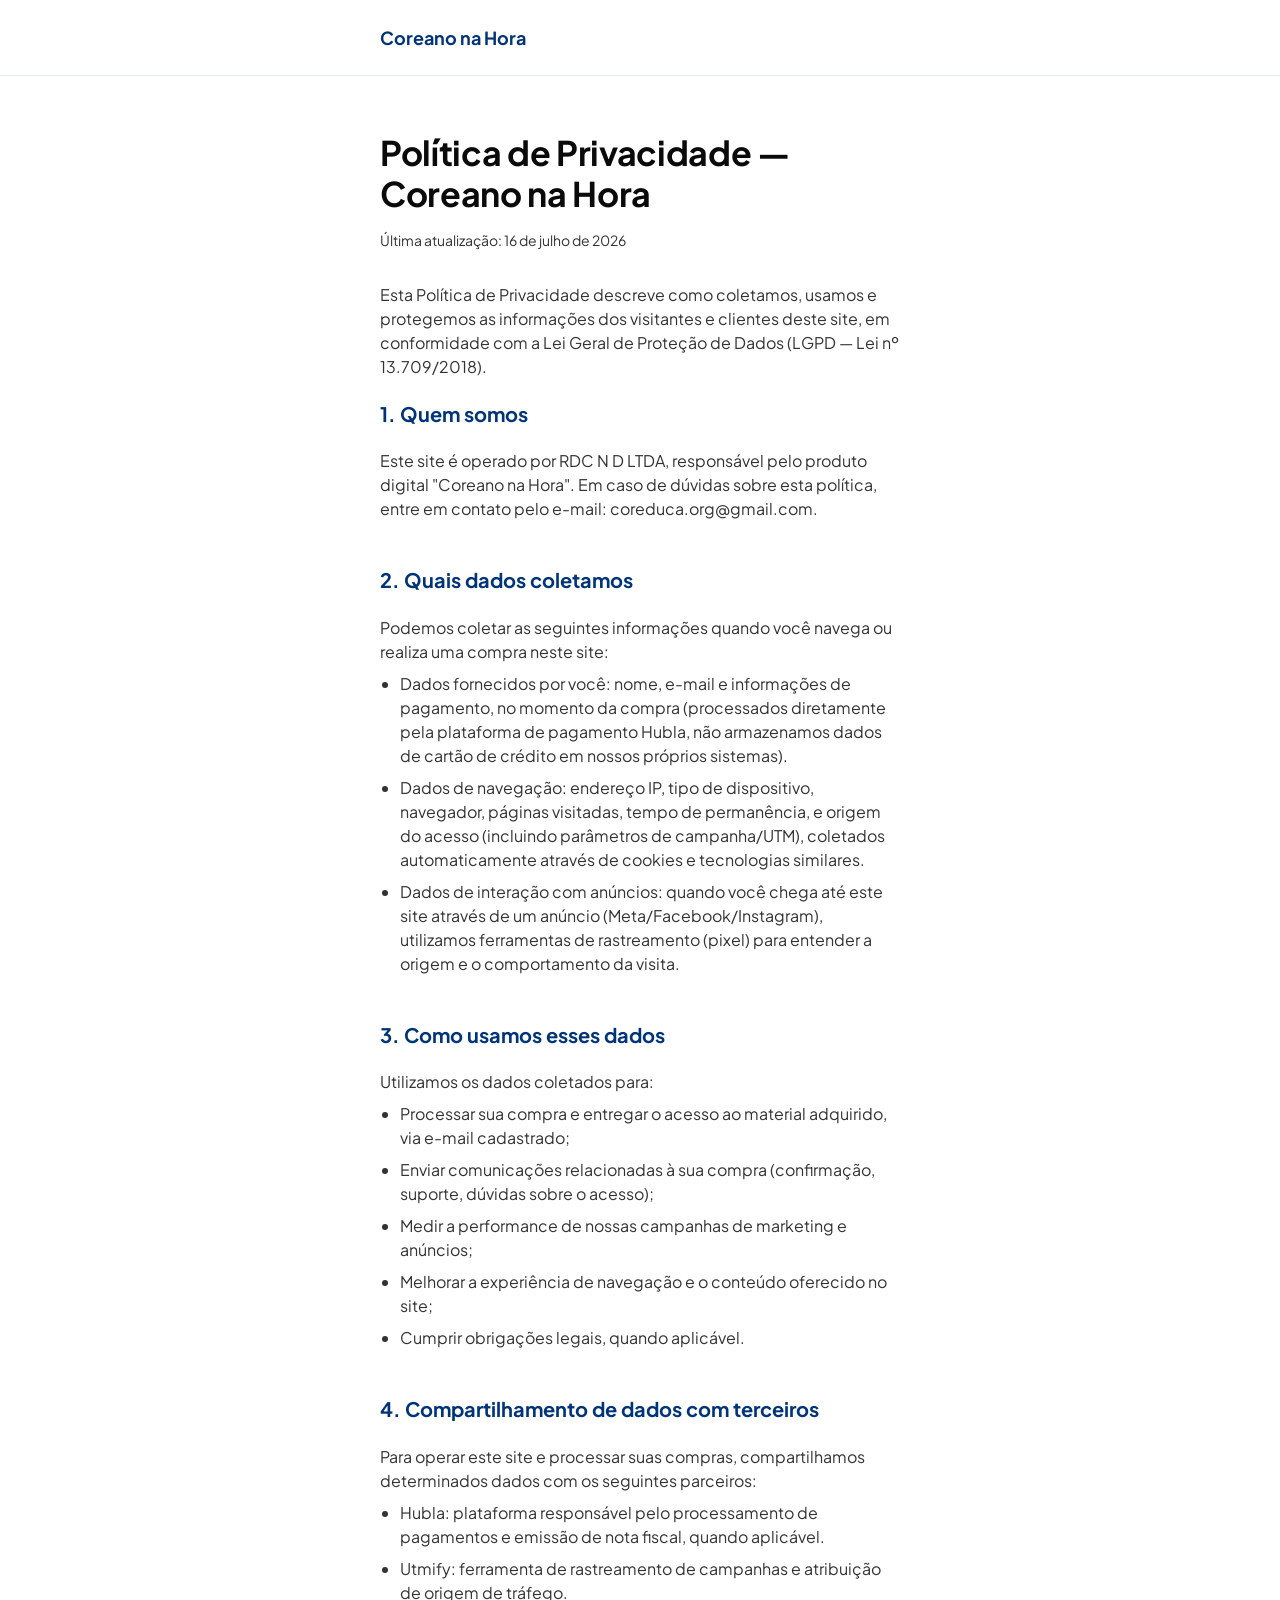
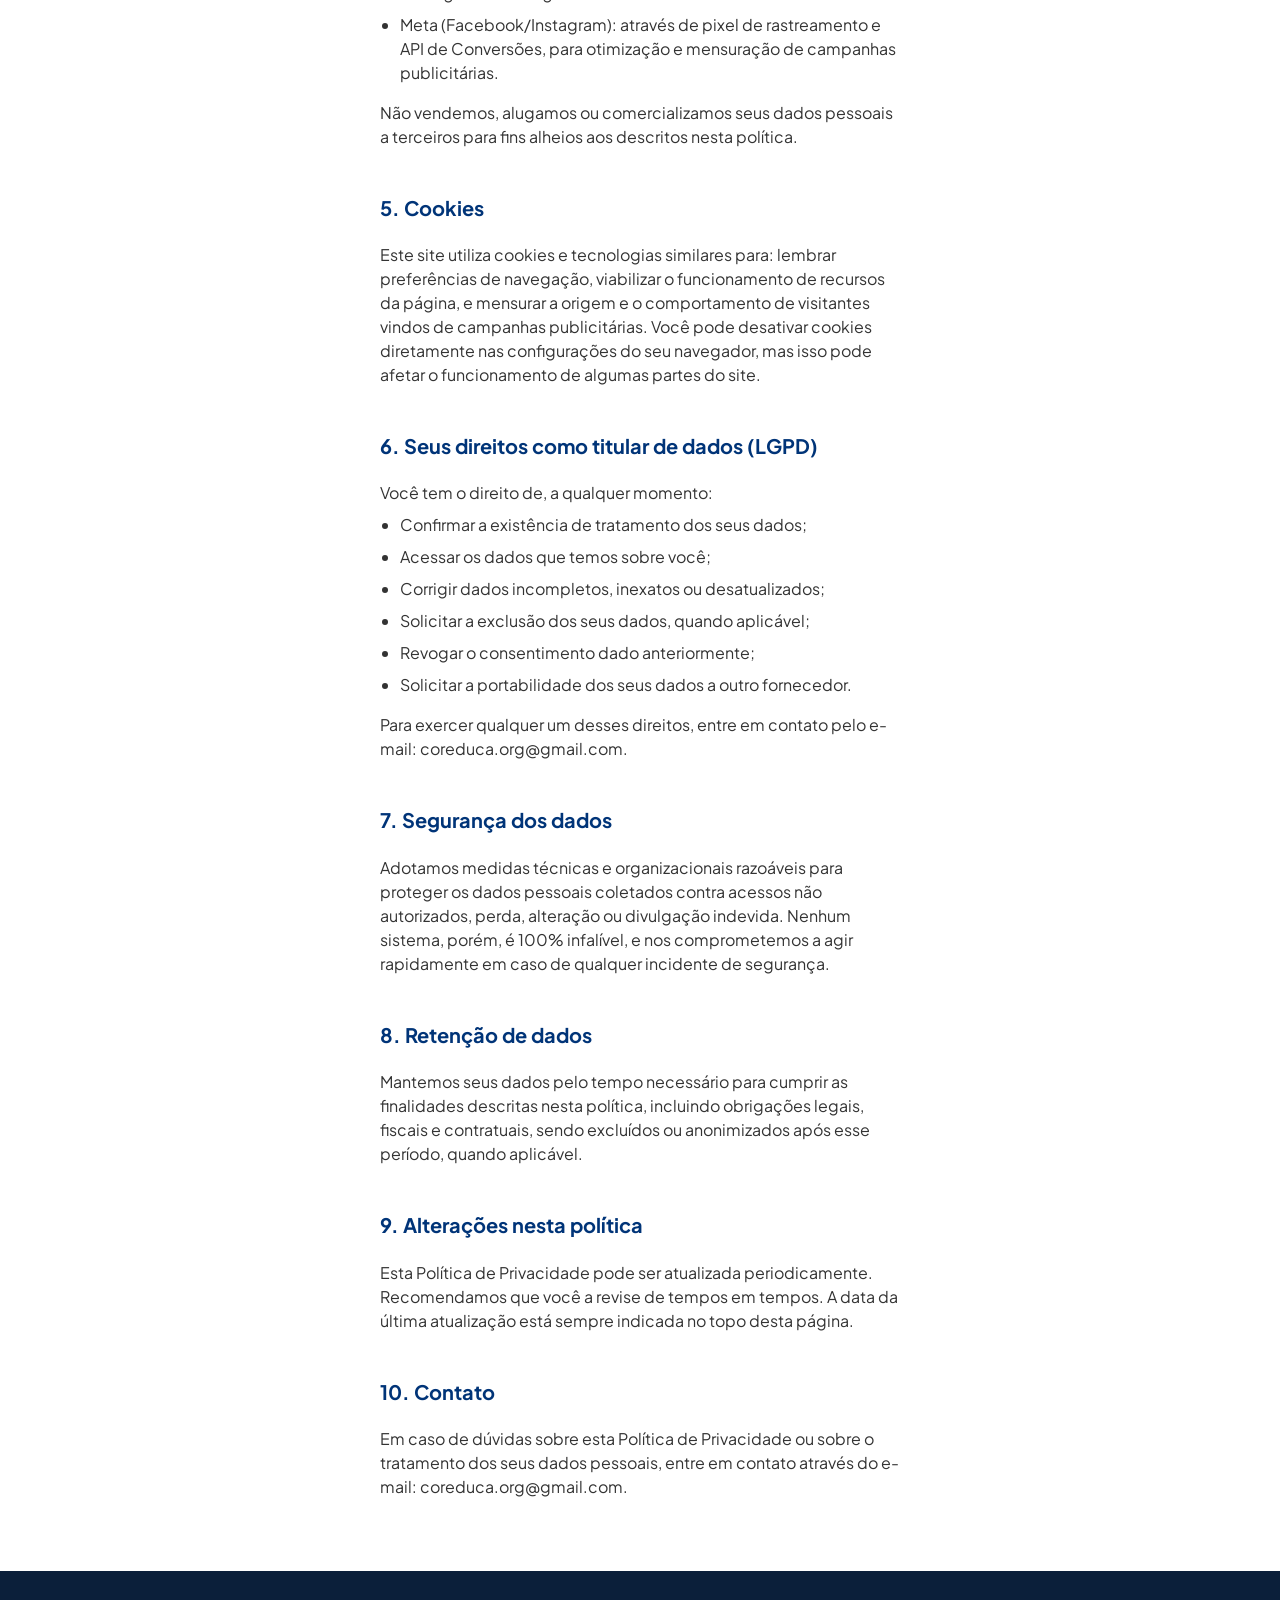
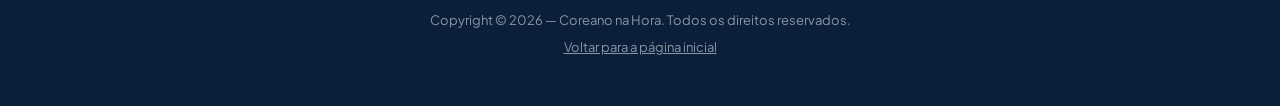
<file: privacidade.html>
<!DOCTYPE html>
<html lang="pt-BR">
<head>
<meta charset="UTF-8">
<meta name="viewport" content="width=device-width, initial-scale=1.0">
<title>Política de Privacidade — Coreano na Hora</title>
<link rel="icon" type="image/png" href="assets/favicon/favicon-32x32.png">
<link rel="apple-touch-icon" href="assets/favicon/apple-touch-icon.png">
<link rel="preconnect" href="https://fonts.googleapis.com">
<link rel="preconnect" href="https://fonts.gstatic.com" crossorigin>
<link href="https://fonts.googleapis.com/css2?family=Plus+Jakarta+Sans:wght@400;500;600;700;800&display=swap" rel="stylesheet">
<link rel="stylesheet" href="style.css">
<style>
  .legal-header {
    padding: 24px 0;
    border-bottom: 1px solid rgba(0, 52, 120, 0.1);
  }
  .legal-header a {
    color: var(--primary);
    font-weight: 700;
    font-size: 1.125rem;
    text-decoration: none;
  }
  .legal-content .legal-updated {
    color: var(--text);
    font-size: 0.875rem;
    margin-bottom: 32px;
  }
  .legal-content h2 {
    font-size: 1.25rem;
    margin-top: 40px;
  }
  .legal-content section:first-of-type h2 {
    margin-top: 0;
  }
  .legal-content ul {
    margin-top: -8px;
  }
  .legal-content li {
    margin-bottom: 8px;
  }
</style>
</head>
<body>

<header class="legal-header">
  <div class="container">
    <a href="/">Coreano na Hora</a>
  </div>
</header>

<main>
  <section class="section">
    <div class="container legal-content">
      <h1>Política de Privacidade — Coreano na Hora</h1>
      <p class="legal-updated">Última atualização: 16 de julho de 2026</p>

      <p>Esta Política de Privacidade descreve como coletamos, usamos e protegemos as informações dos visitantes e clientes deste site, em conformidade com a Lei Geral de Proteção de Dados (LGPD — Lei nº 13.709/2018).</p>

      <section>
        <h2>1. Quem somos</h2>
        <p>Este site é operado por RDC N D LTDA, responsável pelo produto digital "Coreano na Hora". Em caso de dúvidas sobre esta política, entre em contato pelo e-mail: coreduca.org@gmail.com.</p>
      </section>

      <section>
        <h2>2. Quais dados coletamos</h2>
        <p>Podemos coletar as seguintes informações quando você navega ou realiza uma compra neste site:</p>
        <ul>
          <li>Dados fornecidos por você: nome, e-mail e informações de pagamento, no momento da compra (processados diretamente pela plataforma de pagamento Hubla, não armazenamos dados de cartão de crédito em nossos próprios sistemas).</li>
          <li>Dados de navegação: endereço IP, tipo de dispositivo, navegador, páginas visitadas, tempo de permanência, e origem do acesso (incluindo parâmetros de campanha/UTM), coletados automaticamente através de cookies e tecnologias similares.</li>
          <li>Dados de interação com anúncios: quando você chega até este site através de um anúncio (Meta/Facebook/Instagram), utilizamos ferramentas de rastreamento (pixel) para entender a origem e o comportamento da visita.</li>
        </ul>
      </section>

      <section>
        <h2>3. Como usamos esses dados</h2>
        <p>Utilizamos os dados coletados para:</p>
        <ul>
          <li>Processar sua compra e entregar o acesso ao material adquirido, via e-mail cadastrado;</li>
          <li>Enviar comunicações relacionadas à sua compra (confirmação, suporte, dúvidas sobre o acesso);</li>
          <li>Medir a performance de nossas campanhas de marketing e anúncios;</li>
          <li>Melhorar a experiência de navegação e o conteúdo oferecido no site;</li>
          <li>Cumprir obrigações legais, quando aplicável.</li>
        </ul>
      </section>

      <section>
        <h2>4. Compartilhamento de dados com terceiros</h2>
        <p>Para operar este site e processar suas compras, compartilhamos determinados dados com os seguintes parceiros:</p>
        <ul>
          <li>Hubla: plataforma responsável pelo processamento de pagamentos e emissão de nota fiscal, quando aplicável.</li>
          <li>Utmify: ferramenta de rastreamento de campanhas e atribuição de origem de tráfego.</li>
          <li>Meta (Facebook/Instagram): através de pixel de rastreamento e API de Conversões, para otimização e mensuração de campanhas publicitárias.</li>
        </ul>
        <p>Não vendemos, alugamos ou comercializamos seus dados pessoais a terceiros para fins alheios aos descritos nesta política.</p>
      </section>

      <section>
        <h2>5. Cookies</h2>
        <p>Este site utiliza cookies e tecnologias similares para: lembrar preferências de navegação, viabilizar o funcionamento de recursos da página, e mensurar a origem e o comportamento de visitantes vindos de campanhas publicitárias. Você pode desativar cookies diretamente nas configurações do seu navegador, mas isso pode afetar o funcionamento de algumas partes do site.</p>
      </section>

      <section>
        <h2>6. Seus direitos como titular de dados (LGPD)</h2>
        <p>Você tem o direito de, a qualquer momento:</p>
        <ul>
          <li>Confirmar a existência de tratamento dos seus dados;</li>
          <li>Acessar os dados que temos sobre você;</li>
          <li>Corrigir dados incompletos, inexatos ou desatualizados;</li>
          <li>Solicitar a exclusão dos seus dados, quando aplicável;</li>
          <li>Revogar o consentimento dado anteriormente;</li>
          <li>Solicitar a portabilidade dos seus dados a outro fornecedor.</li>
        </ul>
        <p>Para exercer qualquer um desses direitos, entre em contato pelo e-mail: coreduca.org@gmail.com.</p>
      </section>

      <section>
        <h2>7. Segurança dos dados</h2>
        <p>Adotamos medidas técnicas e organizacionais razoáveis para proteger os dados pessoais coletados contra acessos não autorizados, perda, alteração ou divulgação indevida. Nenhum sistema, porém, é 100% infalível, e nos comprometemos a agir rapidamente em caso de qualquer incidente de segurança.</p>
      </section>

      <section>
        <h2>8. Retenção de dados</h2>
        <p>Mantemos seus dados pelo tempo necessário para cumprir as finalidades descritas nesta política, incluindo obrigações legais, fiscais e contratuais, sendo excluídos ou anonimizados após esse período, quando aplicável.</p>
      </section>

      <section>
        <h2>9. Alterações nesta política</h2>
        <p>Esta Política de Privacidade pode ser atualizada periodicamente. Recomendamos que você a revise de tempos em tempos. A data da última atualização está sempre indicada no topo desta página.</p>
      </section>

      <section>
        <h2>10. Contato</h2>
        <p>Em caso de dúvidas sobre esta Política de Privacidade ou sobre o tratamento dos seus dados pessoais, entre em contato através do e-mail: coreduca.org@gmail.com.</p>
      </section>
    </div>
  </section>
</main>

<footer class="site-footer">
  <div class="container">
    <p>Copyright © 2026 — Coreano na Hora. Todos os direitos reservados.</p>
    <p><a href="/" style="color:inherit">Voltar para a página inicial</a></p>
  </div>
</footer>

</body>
</html>
</file>
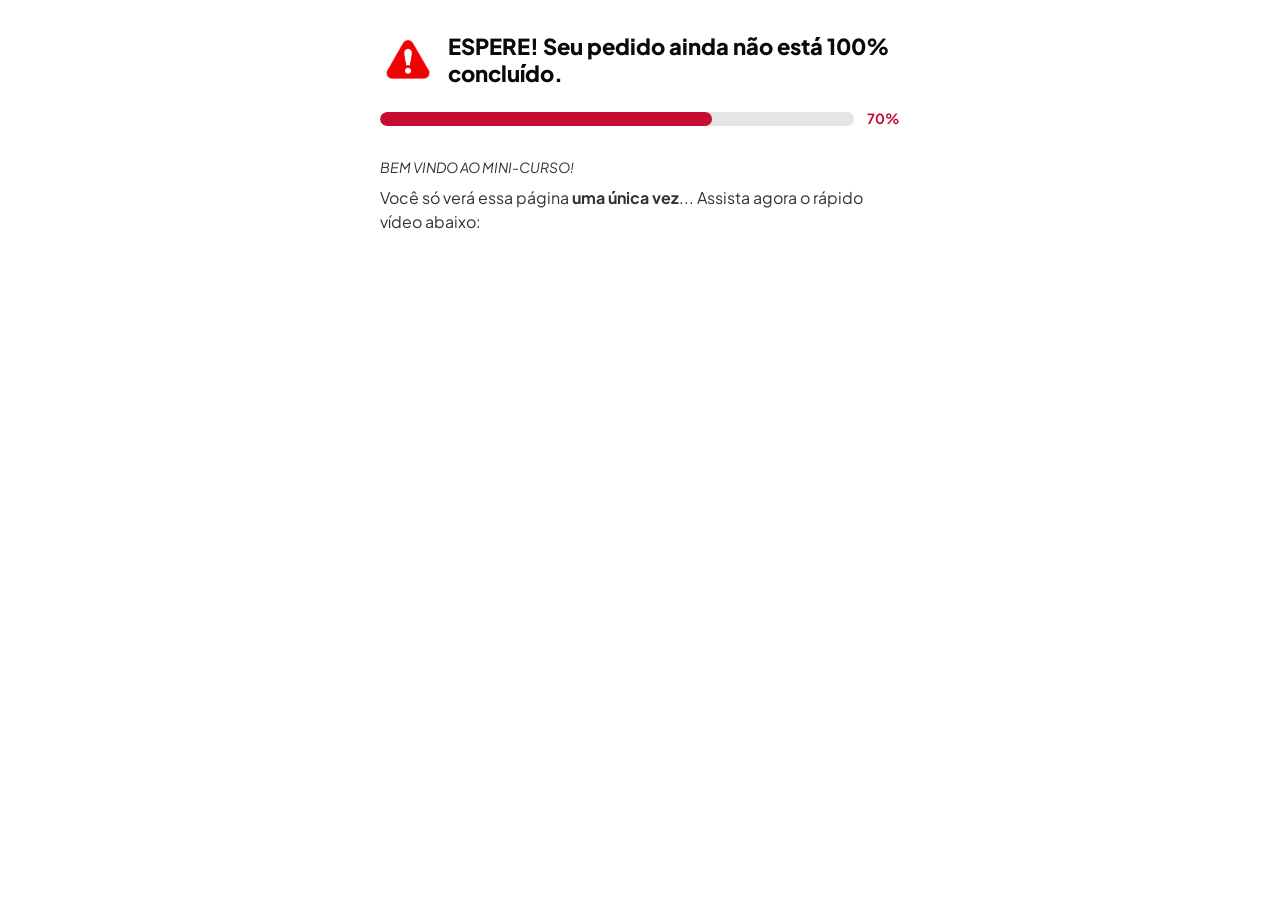
<file: upsell1.html>
<!DOCTYPE html>
<html lang="pt-BR">
<head>
<meta charset="UTF-8">

<!-- Preloads/prefetch do player Panda Video (sugestão da própria Panda) —
     antecipam recursos que essa página já ia carregar assim que abrisse,
     já que o vídeo aqui é embutido direto, sem facade/lazy-load. -->
<link rel="preload" href="https://player-vz-52703098-ed8.tv.pandavideo.com.br/embed/css/plyr.css" as="style">
<link rel="preload" href="https://player-vz-52703098-ed8.tv.pandavideo.com.br/embed/css/styles.css" as="style">
<link rel="preload" href="https://player-vz-52703098-ed8.tv.pandavideo.com.br/embed/css/pb.css" as="style">
<link rel="preload" href="https://config.tv.pandavideo.com.br/vz-52703098-ed8/26f48aa6-b264-4f01-b715-686047419eca.json" as="fetch">
<link rel="preload" href="https://config.tv.pandavideo.com.br/vz-52703098-ed8/config.json" as="fetch">
<link rel="dns-prefetch" href="https://b-vz-52703098-ed8.tv.pandavideo.com.br">
<link rel="preload" href="https://b-vz-52703098-ed8.tv.pandavideo.com.br/26f48aa6-b264-4f01-b715-686047419eca/playlist.m3u8" as="fetch">
<link rel="prerender" href="https://player-vz-52703098-ed8.tv.pandavideo.com.br/embed/?v=26f48aa6-b264-4f01-b715-686047419eca">
<link rel="dns-prefetch" href="https://player-vz-52703098-ed8.tv.pandavideo.com.br">

<meta name="viewport" content="width=device-width, initial-scale=1.0">
<meta name="robots" content="noindex">
<title>Espere! Não saia ainda — Coreano na Hora</title>
<link rel="icon" type="image/png" href="assets/favicon/favicon-32x32.png">
<link rel="apple-touch-icon" href="assets/favicon/apple-touch-icon.png">
<link rel="preconnect" href="https://fonts.googleapis.com">
<link rel="preconnect" href="https://fonts.gstatic.com" crossorigin>
<link rel="preconnect" href="https://player-vz-52703098-ed8.tv.pandavideo.com.br">
<link href="https://fonts.googleapis.com/css2?family=Plus+Jakarta+Sans:wght@400;500;600;700;800&display=swap" rel="stylesheet">
<link rel="stylesheet" href="style.css">
<link rel="stylesheet" href="upsell.css">
</head>
<body>

<main>
  <section class="section upsell-section">
    <div class="container">

      <!-- ============ 1. ALERTA / HEADLINE ============ -->
      <div class="upsell-alert">
        <img class="upsell-alert-icon" src="assets/upsell/icone-alerta.png" alt="" width="56" height="56" aria-hidden="true">
        <span>ESPERE! Seu pedido ainda não está 100% concluído.</span>
      </div>

      <!-- ============ 2. BARRA DE PROGRESSO ============ -->
      <div class="upsell-progress" role="progressbar" aria-valuenow="70" aria-valuemin="0" aria-valuemax="100" aria-label="Progresso do pedido">
        <div class="upsell-progress-track">
          <div class="upsell-progress-fill" style="width: 70%"></div>
        </div>
        <span class="upsell-progress-label">70%</span>
      </div>

      <!-- ============ 3. TEXTO DE CONTEXTO ============ -->
      <p class="upsell-context-italic">BEM VINDO AO MINI-CURSO!</p>
      <p class="upsell-context">Você só verá essa página <strong>uma única vez</strong>... Assista agora o rápido vídeo abaixo:</p>

      <!-- ============ 4. VÍDEO DE UPSELL (embed real do Panda Video) ============ -->
      <!-- Uma única instanciação do PandaPlayer pra esse id, com onReady mesclando
           loadWindowScreen (do embed) + setParentWindowUrl — duas instâncias
           separadas pro mesmo iframe criariam dois listeners de "message"
           independentes escutando o mesmo player.

           loadButtonInTime NÃO é mais chamado de propósito: era o mecanismo
           nativo da Panda que injetava o botão real dentro do container,
           mas só o fazia quando currentTime estava dentro da janela de tempo
           configurada no painel — o que, além de causar o bug do botão sumir
           no loop (corrigido antes com um MutationObserver neutralizando o
           .remove()), também deixava o container vazio num F5 da página,
           já que o vídeo reinicia do zero e a janela nunca tinha sido
           alcançada ainda no momento do load. Substituído pela abordagem
           abaixo: buscamos os dados reais do botão (texto/link/cores) direto
           do endpoint de configuração da Panda e construímos nosso próprio
           botão, populado assim que a página carrega — sem depender do
           timing do vídeo pra ter conteúdo. -->
      <div style="position:relative;padding-top:56.25%;"><iframe id="panda-26f48aa6-b264-4f01-b715-686047419eca" src="https://player-vz-52703098-ed8.tv.pandavideo.com.br/embed/?v=26f48aa6-b264-4f01-b715-686047419eca&iosFakeFullscreen=true" style="border:none;position:absolute;top:0;left:0;" allow="accelerometer;gyroscope;autoplay;encrypted-media;picture-in-picture" allowfullscreen=true width="100%" height="100%" fetchpriority="high"></iframe><script>if(!document.querySelector('script[src="https://player.pandavideo.com.br/api.v2.js"]')){let s=document.createElement('script');s.src='https://player.pandavideo.com.br/api.v2.js'; s.async=true; document.head.appendChild(s);} window.pandascripttag = window.pandascripttag || [];window.pandascripttag.push(function (){const panda_id_player = 'panda-26f48aa6-b264-4f01-b715-686047419eca';const CTA_TIME_SECONDS=427;const CTA_CONTAINER_ID='f86c3daa-4903-428f-b756-dd0ef5176a06';const CTA_STORAGE_KEY='upsell1_cta_shown';const p=new PandaPlayer(panda_id_player,{onReady(){p.loadWindowScreen({panda_id_player});p.setParentWindowUrl();var ctaContainer=document.getElementById(CTA_CONTAINER_ID);var ctaShown=false;var showCta=function(){if(ctaShown)return;ctaShown=true;try{localStorage.setItem(CTA_STORAGE_KEY,'1');}catch(e){}if(ctaContainer)ctaContainer.style.display='flex';};try{if(localStorage.getItem(CTA_STORAGE_KEY)==='1')showCta();}catch(e){}p.onEvent(function(e){if(e.message==='panda_timeupdate'&&e.currentTime>=CTA_TIME_SECONDS){showCta();return;}if(e.message==='panda_ended'){showCta();}});}});})</script></div>
      <!-- Aparece a partir de 7min07s (427s) de posição de reprodução — via
           panda_timeupdate, então também funciona se o usuário adiantar a barra
           direto pra depois desse ponto, não só assistindo em sequência.
           panda_ended fica só como salvaguarda (vídeo mais curto que 427s).
           Uma vez mostrado, fica visível pra sempre (persistido em localStorage,
           sobrevive a reload da página) — pause/retroceder/replay/loop depois
           disso não escondem de novo. O conteúdo (botão) é construído pelo
           script logo abaixo, buscando o texto/link/cores reais direto da
           configuração da Panda — já populado desde o carregamento da
           página, independente de quando (ou se) o container é revelado. -->
      <div id="f86c3daa-4903-428f-b756-dd0ef5176a06"></div>

    </div>
  </section>
</main>

<script>
  // Constrói nosso próprio botão de CTA a partir dos dados reais configurados
  // no painel da Panda (texto, link de destino, cores) — buscados direto do
  // mesmo endpoint de config já pré-carregado no <head>. Roda independente
  // do estado/tempo do vídeo, então o botão já está pronto (com conteúdo
  // real) desde o load da página, e a exibição (controlada pelo script do
  // player, acima) só precisa alternar um display:flex/none.
  (function () {
    'use strict';
    var CONFIG_URL = 'https://config.tv.pandavideo.com.br/vz-52703098-ed8/26f48aa6-b264-4f01-b715-686047419eca.json';
    var CONTAINER_ID = 'f86c3daa-4903-428f-b756-dd0ef5176a06';
    var CTA_LINK = 'https://hub.la/r/coreduca';

    fetch(CONFIG_URL)
      .then(function (r) { return r.json(); })
      .then(function (data) {
        var cta = data && data.outsideCta && data.outsideCta[0];
        var meta = cta && cta.metadata;
        if (!cta) return;

        var bg = meta.backgroundColor || '#00bd16';
        var bgHover = meta.backgroundHover || bg;

        var btn = document.createElement('button');
        btn.type = 'button';
        btn.className = 'upsell-cta-button';
        btn.textContent = cta.title || meta.title || 'Quero garantir minha oferta';
        btn.style.backgroundColor = bg;
        btn.style.color = meta.textColor || '#FFFFFF';
        btn.addEventListener('mouseenter', function () { btn.style.backgroundColor = bgHover; });
        btn.addEventListener('mouseleave', function () { btn.style.backgroundColor = bg; });
        btn.addEventListener('click', function () { window.open(CTA_LINK, '_blank'); });

        var container = document.getElementById(CONTAINER_ID);
        if (container) container.appendChild(btn);
      })
      .catch(function (e) { console.error('Upsell CTA: falha ao buscar configuração do botão', e); });
  })();
</script>

</body>
</html>
</file>
<file: style.css>
/* ==========================================================================
   Coreano na Hora — estilo visual aplicado
   Paleta/tipografia/espaçamentos com base na referência
   reidocoreano.com.br/coreano-na-hora-v2
   ========================================================================== */

:root {
  --primary: #003478;
  --primary-dark: #013877;
  --primary-darker: #003066;
  --navy-deepest: #0B1F3A;
  --accent-blue: #4A7FD9;
  --gradient-end: #1E5BB8;
  --danger: #C60C30;
  --background: #FFFFFF;
  --background-alt: #FCFCFC;
  --text: #333333;
  --text-heading: #0A0A0A;
  --text-on-dark: #FFFFFF;

  --font-family: 'Plus Jakarta Sans', 'Satoshi', -apple-system, BlinkMacSystemFont, "Segoe UI", Roboto, "Helvetica Neue", Arial, sans-serif;

  --radius-button: 64px;
  --radius-card: 16px;
  --radius-faq: 10px;

  --container-max: 560px;
}

* {
  box-sizing: border-box;
}

html {
  overflow-x: hidden;
}

body {
  margin: 0;
  overflow-x: hidden;
  font-family: var(--font-family);
  font-size: 1rem;
  line-height: 1.5;
  color: var(--text);
  background: var(--background);
}

img {
  max-width: 100%;
  display: block;
}

h1, h2, h3 {
  font-family: var(--font-family);
  font-weight: 700;
  margin: 0 0 16px;
  line-height: 1.25;
}

h1 {
  font-size: 1.4375rem;
  line-height: 1.2;
  color: var(--text-heading);
  letter-spacing: -0.01em;
}
.highlight-blue {
  color: var(--primary);
}

.highlight-badge {
  background: var(--accent-blue);
  color: var(--text-on-dark);
  border-radius: 6px;
  padding: 2px 8px;
}

h2 {
  font-size: 1.625rem;
  color: var(--primary);
}

h3 {
  font-size: 1.25rem;
  color: var(--primary);
}

p {
  margin: 0 0 16px;
}

ul {
  margin: 0 0 16px;
  padding-left: 20px;
}

.container {
  width: 100%;
  max-width: var(--container-max);
  margin: 0 auto;
  padding: 0 20px;
}

.section {
  padding: 56px 0;
  border-bottom: none;
}

.text-center {
  text-align: center;
}

.lede {
  font-size: 1.125rem;
  line-height: 1.5;
  color: var(--text);
}

.checklist {
  list-style: none;
  padding: 0;
}
.checklist li {
  position: relative;
  padding: 6px 0 6px 30px;
}
.checklist li::before {
  content: "\2705";
  position: absolute;
  left: 0;
  top: 6px;
}

/* ---------- Barra de urgência (fixa no topo da página) ---------- */
.urgency-bar {
  position: fixed;
  top: 0;
  left: 0;
  width: 100%;
  z-index: 9999;
  min-height: 44px;
  display: flex;
  align-items: center;
  justify-content: center;
  background: var(--danger);
  color: var(--text-on-dark);
  text-align: center;
  padding: 8px 16px;
}
.urgency-bar p {
  margin: 0;
  font-size: 0.8125rem;
  font-weight: 600;
  white-space: nowrap;
  overflow: hidden;
  text-overflow: ellipsis;
  max-width: 100%;
}
.urgency-bar [data-urgency-timer] {
  display: inline-block;
  margin-left: 4px;
  background: rgba(255, 255, 255, 0.95);
  color: #7A0A22;
  font-family: 'SFMono-Regular', Consolas, 'Liberation Mono', Menlo, monospace;
  font-weight: 800;
  font-variant-numeric: tabular-nums;
  border-radius: 7px;
  padding: 4px 10px;
  line-height: 1;
}

/* Largura da imagem FIXA em pixels (não percentual) em todas as telas
   mobile (abaixo de 768px) — de propósito, pra não variar entre aparelhos
   diferentes. Em 340px ela já não cabe dentro do padding do .container
   (que sobra só ~335px de conteúdo em telas de 375px) — por isso o
   carrossel quebra o padding lateral do container (width:calc(100% + 40px)
   + margin negativa) só nesse elemento, usando a largura inteira da
   section. As setas ficam absolutas nas bordas dessa faixa quebrada: em
   mobile o "respiro" sobrando é pequeno, então elas acabam parcialmente
   sobrepostas na imagem (igual ao padrão já usado antes nesse cenário); a
   partir de 768px (container com espaço de sobra e a imagem limitada a
   480px) as mesmas setas caem naturalmente FORA da imagem, sem sobrepor. */
.hero-carousel {
  width: calc(100% + 40px);
  max-width: 560px;
  margin: 16px -20px 0;
}
.hero-carousel-row {
  position: relative;
  display: flex;
  align-items: center;
  justify-content: center;
}
.hero-carousel-track {
  position: relative;
  flex: 0 0 340px;
  width: 340px;
  aspect-ratio: 5 / 4;
}
.hero-mockup-img {
  width: 100%;
  height: 100%;
  object-fit: contain;
  display: block;
  opacity: 1;
  transition: opacity 0.25s ease;
}

.hero-carousel-row .carousel-arrow {
  width: 36px;
  height: 36px;
}

/* A partir de 768px: imagem volta a ser flexível (até 480px). O wrapper já
   quebra o padding do container nesse breakpoint também, então o "respiro"
   entre a imagem (agora bem menor que a faixa) e as setas cresce, e elas
   passam a ficar soltas fora do card automaticamente, sem precisar de
   nenhum ajuste extra de posição. */
@media (min-width: 768px) {
  .hero-carousel-track {
    flex: 1 1 auto;
    width: 100%;
    max-width: 480px;
  }
}

/* ---------- Ritmo vertical exclusivo do hero (não afeta outras seções) ---------- */
#hero.section {
  padding-bottom: 40px;
}
#hero h1 {
  margin-bottom: 0;
}
#hero .lede {
  margin: 24px 0 0;
}
#hero .checklist {
  margin: 16px 0 0;
}
#hero .checklist li {
  padding: 4px 0 4px 30px;
}
#hero .btn-primary {
  margin-top: 32px;
}

/* Telas mobile estreitas: seção mais compacta, título com bem mais
   destaque, mockup menor, bullets mais enxutos — CTA visível mais cedo
   sem precisar rolar tanto. Não afeta o breakpoint desktop (768px+). */
@media (max-width: 480px) {
  #hero.section {
    padding-top: 20px;
    padding-bottom: 24px;
  }
  #hero h1 {
    font-size: 24.5px;
    line-height: 1.15;
  }
  #hero .lede {
    margin-top: 28px;
    font-size: 1rem;
  }
  #hero .checklist {
    margin-top: 10px;
  }
  #hero .checklist li {
    font-size: 0.875rem;
    padding: 2px 0 2px 26px;
  }
  #hero .btn-primary {
    margin-top: 28px;
  }
}

/* Telas mobile de pouca ALTURA (comum em Android, cuja variação de
   proporção é maior que a de iPhones): reduz progressivamente a barra de
   urgência, os espaçamentos do hero e, por fim, o carrossel de imagem —
   nessa ordem de prioridade — pra garantir que o botão de CTA sempre caiba
   na primeira dobra sem scroll. O botão em si só perde padding (nunca
   texto/tamanho de fonte), mantendo alvo de toque confortável. */
@media (max-width: 767px) and (max-height: 705px) {
  .urgency-bar {
    min-height: 30px;
    padding: 4px 16px;
  }
  .urgency-bar p {
    font-size: 0.75rem;
  }
  .urgency-bar [data-urgency-timer] {
    padding: 2px 8px;
  }
  #hero.section {
    padding-top: 8px;
    padding-bottom: 12px;
  }
  .hero-carousel {
    margin-top: 4px;
  }
  .carousel-dots {
    margin-top: 8px;
  }
  #hero .lede {
    margin-top: 10px;
  }
  #hero .checklist {
    margin-top: 4px;
  }
  #hero .btn-primary {
    margin-top: 10px;
  }
  #hero h1 {
    font-size: 22px;
    line-height: 1.1;
  }
  .hero-carousel-track {
    flex: 0 0 300px;
    width: 300px;
  }
}
@media (max-width: 767px) and (max-height: 655px) {
  .urgency-bar {
    min-height: 26px;
    padding: 3px 14px;
  }
  .urgency-bar p {
    font-size: 0.6875rem;
  }
  #hero.section {
    padding-top: 6px;
    padding-bottom: 8px;
  }
  .hero-carousel {
    margin-top: 3px;
  }
  .carousel-dots {
    margin-top: 6px;
  }
  #hero .lede {
    margin-top: 8px;
  }
  #hero .checklist {
    margin-top: 2px;
  }
  #hero .btn-primary {
    margin-top: 8px;
    padding: 19px 30px;
  }
  #hero h1 {
    font-size: 20px;
    line-height: 1.08;
  }
  .hero-carousel-track {
    flex: 0 0 250px;
    width: 250px;
  }
}
@media (max-width: 767px) and (max-height: 605px) {
  .urgency-bar {
    min-height: 24px;
    padding: 2px 12px;
  }
  #hero.section {
    padding-top: 4px;
    padding-bottom: 6px;
  }
  .hero-carousel {
    margin-top: 2px;
  }
  .carousel-dots {
    margin-top: 4px;
  }
  #hero .lede {
    margin-top: 4px;
    font-size: 0.9375rem;
    line-height: 1.35;
  }
  #hero .checklist {
    margin-top: 2px;
  }
  #hero .checklist li {
    font-size: 0.8125rem;
    padding: 1px 0 1px 24px;
  }
  #hero .btn-primary {
    margin-top: 6px;
    padding: 16px 24px;
  }
  #hero h1 {
    font-size: 18px;
    line-height: 1.05;
  }
  .hero-carousel-track {
    flex: 0 0 200px;
    width: 200px;
  }
}

/* ---------- Botões ---------- */
.btn-primary {
  display: inline-block;
  font-family: var(--font-family);
  font-size: 1.125rem;
  font-weight: 700;
  line-height: 1;
  color: var(--text-on-dark);
  text-decoration: none;
  text-align: center;
  padding: 22px 30px;
  border: none;
  border-radius: var(--radius-button);
  cursor: pointer;
  width: 100%;
  background-image: radial-gradient(38.67% 91.17% at 50% 8.83%, var(--primary) 0%, var(--gradient-end) 100%);
  box-shadow:
    rgba(0, 52, 120, 0.5) 0px 0px 20px 0px,
    rgba(30, 91, 184, 0.4) 0px 0px 40px 0px,
    rgba(0, 52, 120, 0.25) 0px 10px 25px 0px;
  transition: 0.5s;
}
.btn-primary:hover {
  transform: translateY(-1px);
  filter: brightness(1.08);
}

/* ---------- Depoimentos / carrossel ---------- */
#depoimentos {
  background: var(--background-alt);
}

.testimonial-carousel {
  position: relative;
  width: 100%;
  max-width: 100%;
  padding: 0 52px;
}

.testimonial-viewport {
  overflow: hidden;
  width: 100%;
  position: relative;
}

.testimonial-track {
  display: flex;
  align-items: center;
  gap: 16px;
  width: max-content;
  will-change: transform;
  transition: transform 0.3s ease;
  cursor: grab;
  touch-action: pan-y;
  user-select: none;
}
.testimonial-track:active {
  cursor: grabbing;
}

.testimonial-slide {
  flex: 0 0 auto;
  aspect-ratio: 9 / 16;
  background: var(--background);
  border-radius: var(--radius-card);
  box-shadow: 0 10px 25px rgba(0, 52, 120, 0.12);
  overflow: hidden;
  position: relative;
  opacity: 0.45;
  transform: scale(0.9);
  transition: opacity 0.3s ease, transform 0.3s ease;
}
.testimonial-slide[data-active="true"] {
  opacity: 1;
  transform: scale(1);
  z-index: 2;
}

.testimonial-video-embed {
  position: relative;
  width: 100%;
  aspect-ratio: 340 / 604;
  background: #000;
}
.testimonial-video-embed iframe {
  width: 100%;
  height: 100%;
  display: block;
}

/* Facade do vídeo (Panda Video): mostrado até o clique, evita carregar o
   player/iframe (pesado) pra depoimentos que o usuário talvez nunca abra. */
.testimonial-video-embed[data-panda-facade] {
  cursor: pointer;
  background: radial-gradient(120% 100% at 50% 0%, var(--gradient-end) 0%, var(--navy-deepest) 100%);
}
.testimonial-video-embed[data-panda-facade] picture {
  position: absolute;
  inset: 0;
  display: block;
}
.panda-facade-thumb {
  width: 100%;
  height: 100%;
  object-fit: cover;
  object-position: center 20%;
}
.panda-play-btn {
  position: absolute;
  top: 50%;
  left: 50%;
  transform: translate(-50%, -50%);
  width: 60px;
  height: 60px;
  border: none;
  border-radius: 50%;
  background: rgba(255, 255, 255, 0.95);
  color: var(--primary);
  display: flex;
  align-items: center;
  justify-content: center;
  box-shadow: 0 8px 24px rgba(0, 0, 0, 0.35);
  pointer-events: none;
}
.panda-play-btn svg {
  margin-left: 3px;
}

/* Faixa de arrasto do carrossel sobre os slides de vídeo: o iframe do Panda
   fica 100% livre pra receber toques (play/pause nativos, confiáveis em
   qualquer navegador, inclusive Safari iOS). Arrastar o carrossel a partir
   de cima do vídeo em si não funciona mais de propósito — só a partir
   dessa faixinha no topo do card (ou das margens/outros slides). */
.testimonial-drag-handle {
  position: absolute;
  top: 0;
  left: 0;
  right: 0;
  height: 28px;
  z-index: 2;
  display: flex;
  align-items: center;
  justify-content: center;
  background: linear-gradient(to bottom, rgba(0, 0, 0, 0.4), rgba(0, 0, 0, 0));
  cursor: grab;
}
.testimonial-drag-handle:active {
  cursor: grabbing;
}
.testimonial-drag-handle span {
  display: block;
  width: 36px;
  height: 4px;
  border-radius: 2px;
  background: rgba(255, 255, 255, 0.75);
}

.testimonial-print-img {
  width: 100%;
  height: 100%;
  object-fit: contain;
  background: var(--background);
}

.carousel-arrow {
  position: absolute;
  top: 50%;
  transform: translateY(-50%);
  z-index: 3;
  background: var(--background);
  border: 1px solid rgba(0, 52, 120, 0.15);
  color: var(--primary);
  border-radius: 50%;
  width: 40px;
  height: 40px;
  cursor: pointer;
  font-size: 1rem;
  box-shadow: 0 4px 12px rgba(0, 52, 120, 0.15);
}
.carousel-arrow--prev {
  left: 0;
}
.carousel-arrow--next {
  right: 0;
}

.carousel-dots {
  display: flex;
  justify-content: center;
  gap: 8px;
  margin-top: 20px;
  width: 100%;
}
.carousel-dot {
  width: 8px;
  height: 8px;
  border-radius: 50%;
  background: rgba(0, 52, 120, 0.2);
  border: none;
  padding: 0;
  cursor: pointer;
}
.carousel-dot[data-active="true"] {
  background: var(--primary);
}

/* Telas muito estreitas: reduz o espaço reservado pras setas e o gap entre
   slides, senão o "peek" (prévia do slide anterior/próximo) fica fino
   demais ou desaparece. */
@media (max-width: 400px) {
  .testimonial-carousel {
    padding: 0 34px;
  }
  .testimonial-track {
    gap: 10px;
  }
  .carousel-arrow {
    width: 30px;
    height: 30px;
    font-size: 0.8125rem;
  }
}

/* ---------- Grids de cards (entregáveis) ---------- */
.card-grid {
  display: grid;
  grid-template-columns: 1fr;
  gap: 20px;
}

.card {
  background: var(--primary-darker);
  color: var(--text-on-dark);
  border-radius: var(--radius-card);
  padding: 28px;
}

/* ---------- Seção #entregaveis: fundo escuro (mesmo tom do #bonus) ---------- */
#entregaveis {
  background: var(--primary-dark);
}
#entregaveis h2 {
  color: var(--text-on-dark);
}
#entregaveis .card {
  background: var(--gradient-end);
}
#entregaveis .card-media {
  border-color: rgba(255, 255, 255, 0.3);
  box-shadow: 0 8px 20px rgba(0, 0, 0, 0.4);
}
.card h3 {
  color: var(--text-on-dark);
}
.card ul {
  padding-left: 20px;
}
.card li {
  margin-bottom: 6px;
}

.two-col-list {
  display: grid;
  grid-template-columns: repeat(2, 1fr);
  grid-template-rows: repeat(3, auto);
  grid-auto-flow: column;
  column-gap: 16px;
}

.card-icon {
  font-size: 1.75rem;
  margin-bottom: 12px;
}

/* ---------- Cards com imagem real (entregáveis) ----------
   Layout em linha: caixa de imagem de tamanho fixo (igual nos 3 cards) à
   esquerda, bloco de texto à direita, altura mínima igual entre os cards. */
.card--media {
  --media-w: 140px;
  --media-h: 180px;
  display: flex;
  align-items: center;
  gap: 20px;
  padding: 24px;
  min-height: 228px;
}

.card-media {
  flex: 0 0 auto;
  width: var(--media-w);
  height: var(--media-h);
  border-radius: 12px;
  overflow: hidden;
  background: var(--background-alt);
  border: 1px solid rgba(255, 255, 255, 0.14);
  box-shadow: 0 8px 20px rgba(0, 0, 0, 0.28);
}
.card-media img {
  width: 100%;
  height: 100%;
  object-fit: cover;
}

.card-body {
  flex: 1 1 auto;
  min-width: 0;
  padding: 0;
}
.card-body .card-icon {
  margin-bottom: 8px;
}
.card-body h3 {
  margin-bottom: 8px;
  font-size: 1.125rem;
}
.card-body ul {
  margin-bottom: 0;
}

@media (max-width: 400px) {
  .card--media {
    --media-w: 96px;
    --media-h: 128px;
    padding: 16px;
    gap: 14px;
    min-height: 252px;
  }
}

/* Telas extremamente estreitas: a coluna de texto ao lado da imagem fica
   apertada demais e o texto quebra em muitas linhas, desequilibrando a
   altura dos cards. Nesse caso extremo, empilha (imagem em cima, texto
   embaixo) em vez de manter lado a lado. */
@media (max-width: 359px) {
  .card--media {
    flex-direction: column;
    align-items: stretch;
    min-height: 0;
  }
  .card--media .card-media {
    width: 100%;
    height: auto;
    aspect-ratio: 16 / 9;
  }
}

.bonus-card {
  background: var(--background);
  border-radius: var(--radius-card);
  padding: 20px 24px;
  box-shadow: 0 10px 25px rgba(0, 0, 0, 0.12);
}
.bonus-card h3 {
  color: var(--text-heading);
  font-size: 1.125rem;
  margin-bottom: 8px;
}
.bonus-card .bonus-price {
  margin-bottom: 4px;
}
.bonus-card p:last-child {
  margin-bottom: 0;
  color: var(--text);
  font-size: 0.9375rem;
}

/* ---------- Exemplos práticos ---------- */
.example-grid {
  display: grid;
  grid-template-columns: 1fr;
  gap: 20px;
}

.example-card {
  background: var(--background);
  border: 1px solid rgba(0, 52, 120, 0.1);
  border-radius: var(--radius-card);
  padding: 28px;
  box-shadow: 0 10px 25px rgba(0, 52, 120, 0.06);
}
.example-tag {
  display: inline-block;
  font-size: 0.75rem;
  font-weight: 700;
  text-transform: uppercase;
  letter-spacing: 0.06em;
  color: var(--text-on-dark);
  background: var(--accent-blue);
  border-radius: 40px;
  padding: 4px 12px;
  margin-bottom: 12px;
}
.example-korean {
  font-size: 1.5rem;
  font-weight: 700;
  color: var(--primary);
  margin-bottom: 4px;
}
.example-translation {
  font-style: italic;
  font-weight: 400;
  color: var(--text);
}
.example-audio {
  display: block;
  width: 100%;
  height: 36px;
  margin: 12px 0 16px;
  border-radius: 8px;
}

.example-explanation {
  margin-bottom: 0;
  color: var(--text);
}

/* ---------- Bônus ---------- */
#bonus {
  background: var(--primary-dark);
  color: var(--text-on-dark);
}
#bonus h2 {
  color: var(--text-on-dark);
}
.bonus-total {
  text-align: center;
  font-weight: 700;
  color: var(--text-on-dark);
  margin-bottom: 32px;
  letter-spacing: 0.02em;
}
.bonus-price-old {
  text-decoration: line-through;
  color: var(--danger);
}
.bonus-price-new {
  font-weight: 700;
  color: var(--primary);
}

/* ---------- Preço / urgência ---------- */
#preco {
  background: var(--background-alt);
}
.price-total-label {
  color: var(--text);
  font-size: 1rem;
}

/* ---------- Card 1: Oferta (ponto focal da seção) ---------- */
.pricing-card {
  background: var(--primary);
  color: var(--text-on-dark);
  border-radius: var(--radius-card);
  padding: 40px 28px 28px;
  margin-top: 24px;
  box-shadow: 0 25px 50px rgba(0, 52, 120, 0.4);
}
.pricing-card .price-old {
  text-decoration: line-through;
  color: rgba(255, 255, 255, 0.6);
  font-size: 0.875rem;
  margin-bottom: 8px;
}
.pricing-card .price-new {
  font-size: 2.125rem;
  line-height: 1.2;
  font-weight: 800;
  color: var(--text-on-dark);
  margin-bottom: 8px;
}
.pricing-card .price-highlight {
  color: #FFD54A;
}
.pricing-card .price-note {
  color: rgba(255, 255, 255, 0.8);
  font-size: 0.875rem;
  margin-bottom: 28px;
}

#cta-checkout {
  padding: 26px 24px;
  font-size: 1.25rem;
  background-image: linear-gradient(135deg, #22C55E 0%, #16A34A 100%);
  color: var(--text-on-dark);
  box-shadow:
    0 0 0 3px rgba(255, 255, 255, 0.18),
    0 0 34px rgba(255, 255, 255, 0.55),
    0 18px 35px rgba(0, 0, 0, 0.35);
  animation: cta-pulse 2s ease-in-out infinite;
}
#cta-checkout:hover {
  animation-play-state: paused;
  transform: scale(1.02);
  filter: none;
}

@keyframes cta-pulse {
  0%, 100% { transform: scale(1); }
  50% { transform: scale(1.02); }
}

/* CTAs do hero e do FAQ: mesmo verde do botão de checkout (#cta-checkout,
   que mantém seu próprio estilo/pulso inalterado), com um pulso mais sutil
   e mais lento — só pra chamar atenção sem parecer "piscando". */
#cta-hero,
#cta-faq {
  background-image: linear-gradient(135deg, #22C55E 0%, #16A34A 100%);
  animation: cta-pulse-subtle 2.2s ease-in-out infinite;
}
#cta-hero:hover,
#cta-faq:hover {
  animation-play-state: paused;
}

@keyframes cta-pulse-subtle {
  0%, 100% { transform: scale(1); }
  50% { transform: scale(1.03); }
}

.trust-badges {
  list-style: none;
  padding: 0;
  margin: 16px 0 0;
  display: flex;
  flex-direction: row;
  justify-content: center;
  align-items: center;
  gap: 10px;
  font-size: 0.8125rem;
  color: rgba(255, 255, 255, 0.75);
  text-align: center;
}
.trust-badges li + li::before {
  content: "·";
  margin-right: 10px;
  opacity: 0.6;
}

/* ---------- Card 2: Garantia (reforço, não compete com o Card 1) ---------- */
.guarantee-card {
  background: var(--background);
  border: 2px solid var(--primary);
  border-radius: var(--radius-card);
  padding: 28px 24px;
  margin-top: 28px;
  display: flex;
  flex-direction: column;
  align-items: center;
  gap: 8px;
  text-align: center;
}
.guarantee-icon {
  font-size: 2rem;
}
.guarantee-card h3 {
  color: var(--primary);
  font-size: 1.0625rem;
  margin-bottom: 0;
}
.guarantee-card p {
  color: var(--text);
  font-size: 0.875rem;
  margin-bottom: 0;
}
.guarantee-card strong {
  color: var(--primary);
}

/* ---------- FAQ ---------- */
.faq-list {
  display: flex;
  flex-direction: column;
  gap: 12px;
}

.faq-item {
  background: var(--navy-deepest);
  border-radius: var(--radius-faq);
  color: var(--accent-blue);
  padding: 0 20px;
}

.faq-question {
  width: 100%;
  display: flex;
  align-items: center;
  justify-content: space-between;
  gap: 12px;
  background: none;
  border: none;
  color: var(--accent-blue);
  font-family: var(--font-family);
  font-size: 1rem;
  font-weight: 700;
  text-align: left;
  padding: 20px 0;
  cursor: pointer;
}

.faq-icon {
  transition: transform 0.2s ease;
  flex: 0 0 auto;
  font-size: 1.125rem;
}
.faq-item[data-open="true"] .faq-icon {
  transform: rotate(45deg);
}

.faq-answer {
  max-height: 0;
  overflow: hidden;
  opacity: 0;
  padding-bottom: 0;
  transition: max-height 0.3s ease, opacity 0.3s ease, padding-bottom 0.3s ease;
  color: #cfe0ff;
}
.faq-item[data-open="true"] .faq-answer {
  opacity: 1;
  padding-bottom: 20px;
}
.faq-answer p {
  margin: 0;
}

.faq-final-cta {
  margin-top: 32px;
}

/* ---------- Footer ---------- */
.site-footer {
  padding: 40px 0;
  font-size: 0.8125rem;
  color: #8a94a3;
  text-align: center;
  background: var(--navy-deepest);
}
.site-footer p {
  margin: 0 0 8px;
}

/* ==========================================================================
   Telas maiores — só ajustes tipográficos de detalhe.
   O "funil" continua com a mesma largura de container em qualquer tamanho
   de tela: nunca vira um layout largo de várias colunas.
   ========================================================================== */
@media (min-width: 768px) {
  h1 {
    font-size: 2.125rem;
    line-height: 2.5625rem;
  }

  h2 {
    font-size: 2rem;
    line-height: 2.4rem;
  }

  .pricing-card .price-new {
    font-size: 2.75rem;
  }
}
</file>
<file: upsell.css>
/* ==========================================================================
   Coreano na Hora — Upsell 1 (pós-compra)
   Estilos específicos desta página; tipografia, cores base, .container etc.
   vêm do style.css compartilhado com o resto do site.
   ========================================================================== */

.upsell-section {
  padding-top: 32px;
}

/* ---------- 1. Alerta/headline ---------- */
.upsell-alert {
  display: flex;
  align-items: center;
  gap: 12px;
  font-size: 1.375rem;
  font-weight: 800;
  line-height: 1.25;
  color: var(--text-heading);
  margin-bottom: 20px;
}
.upsell-alert-icon {
  flex: 0 0 auto;
  width: 56px;
  height: 56px;
  object-fit: contain;
}

/* Telas estreitas: ícone um pouco menor, deixando mais espaço pro texto
   quebrar de forma confortável ao lado dele. */
@media (max-width: 480px) {
  .upsell-alert {
    font-size: 1.1875rem;
    gap: 10px;
  }
  .upsell-alert-icon {
    width: 40px;
    height: 40px;
  }
}

/* ---------- 3. Texto de contexto ---------- */
.upsell-context-italic {
  font-style: italic;
  color: var(--text);
  font-size: 0.875rem;
  margin-bottom: 8px;
}
.upsell-context {
  color: var(--text);
  font-size: 1rem;
  margin-bottom: 24px;
}

/* ---------- 2. Barra de progresso ---------- */
.upsell-progress {
  display: flex;
  align-items: center;
  gap: 12px;
  margin-bottom: 28px;
}
.upsell-progress-track {
  flex: 1 1 auto;
  height: 14px;
  background: #E5E5E5;
  border-radius: 999px;
  overflow: hidden;
}
.upsell-progress-fill {
  height: 100%;
  background: var(--danger);
  border-radius: 999px;
  transition: width 0.3s ease;
}
.upsell-progress-label {
  flex: 0 0 auto;
  font-weight: 700;
  font-size: 0.875rem;
  color: var(--danger);
  min-width: 34px;
  text-align: right;
  white-space: nowrap;
}

/* ---------- 5. CTA do vídeo (botão próprio, dados buscados da Panda) ---------- */
/* Escondido até o vídeo alcançar 7min07s (ou localStorage indicar visita
   recorrente); o JS junto do embed muda pra display:flex nesse momento. */
#f86c3daa-4903-428f-b756-dd0ef5176a06 {
  display: none;
  justify-content: center;
  margin-top: 20px;
}

.upsell-cta-button {
  border: none;
  border-radius: 10px;
  padding: 20px 48px;
  font-family: var(--font-family);
  font-size: 1.125rem;
  font-weight: 700;
  cursor: pointer;
  max-width: 100%;
  transition: background-color 0.2s ease;
}

@media (max-width: 480px) {
  .upsell-cta-button {
    padding: 14px 32px;
    font-size: 1rem;
  }
}
</file>
